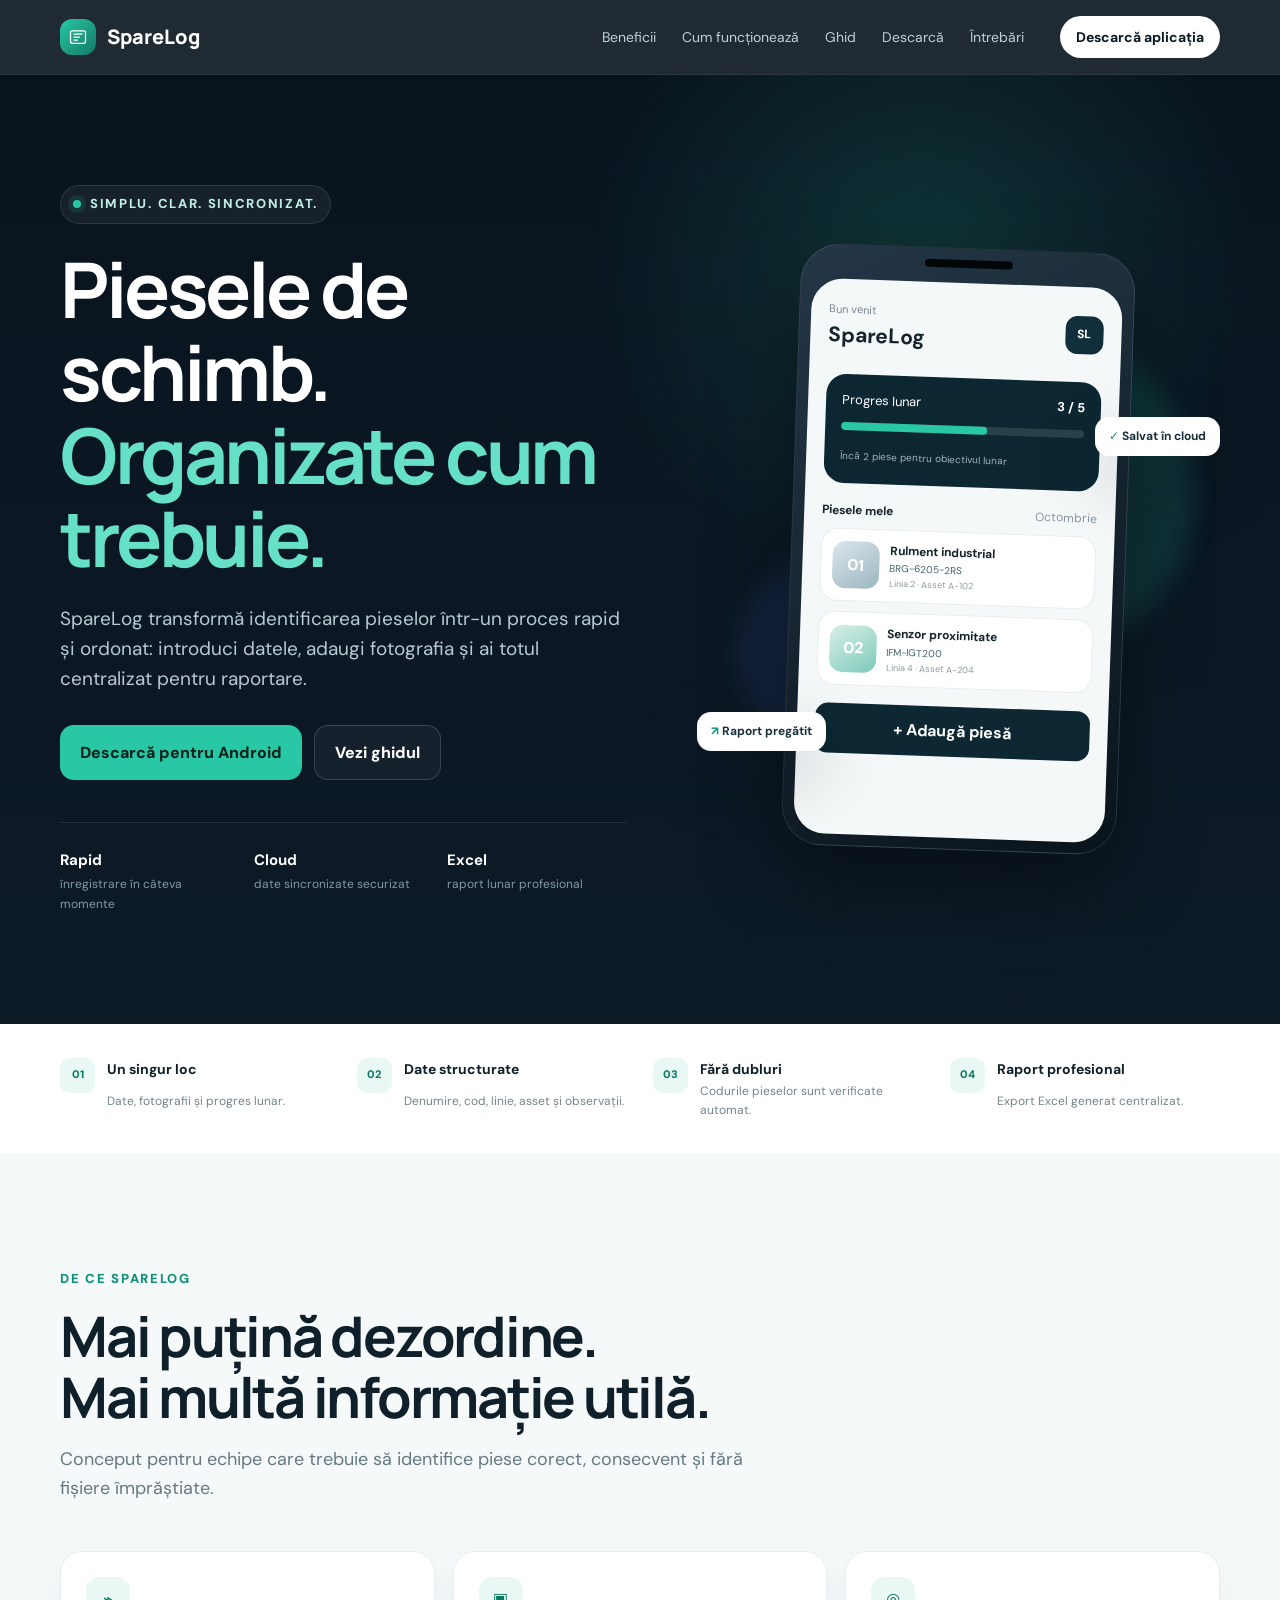
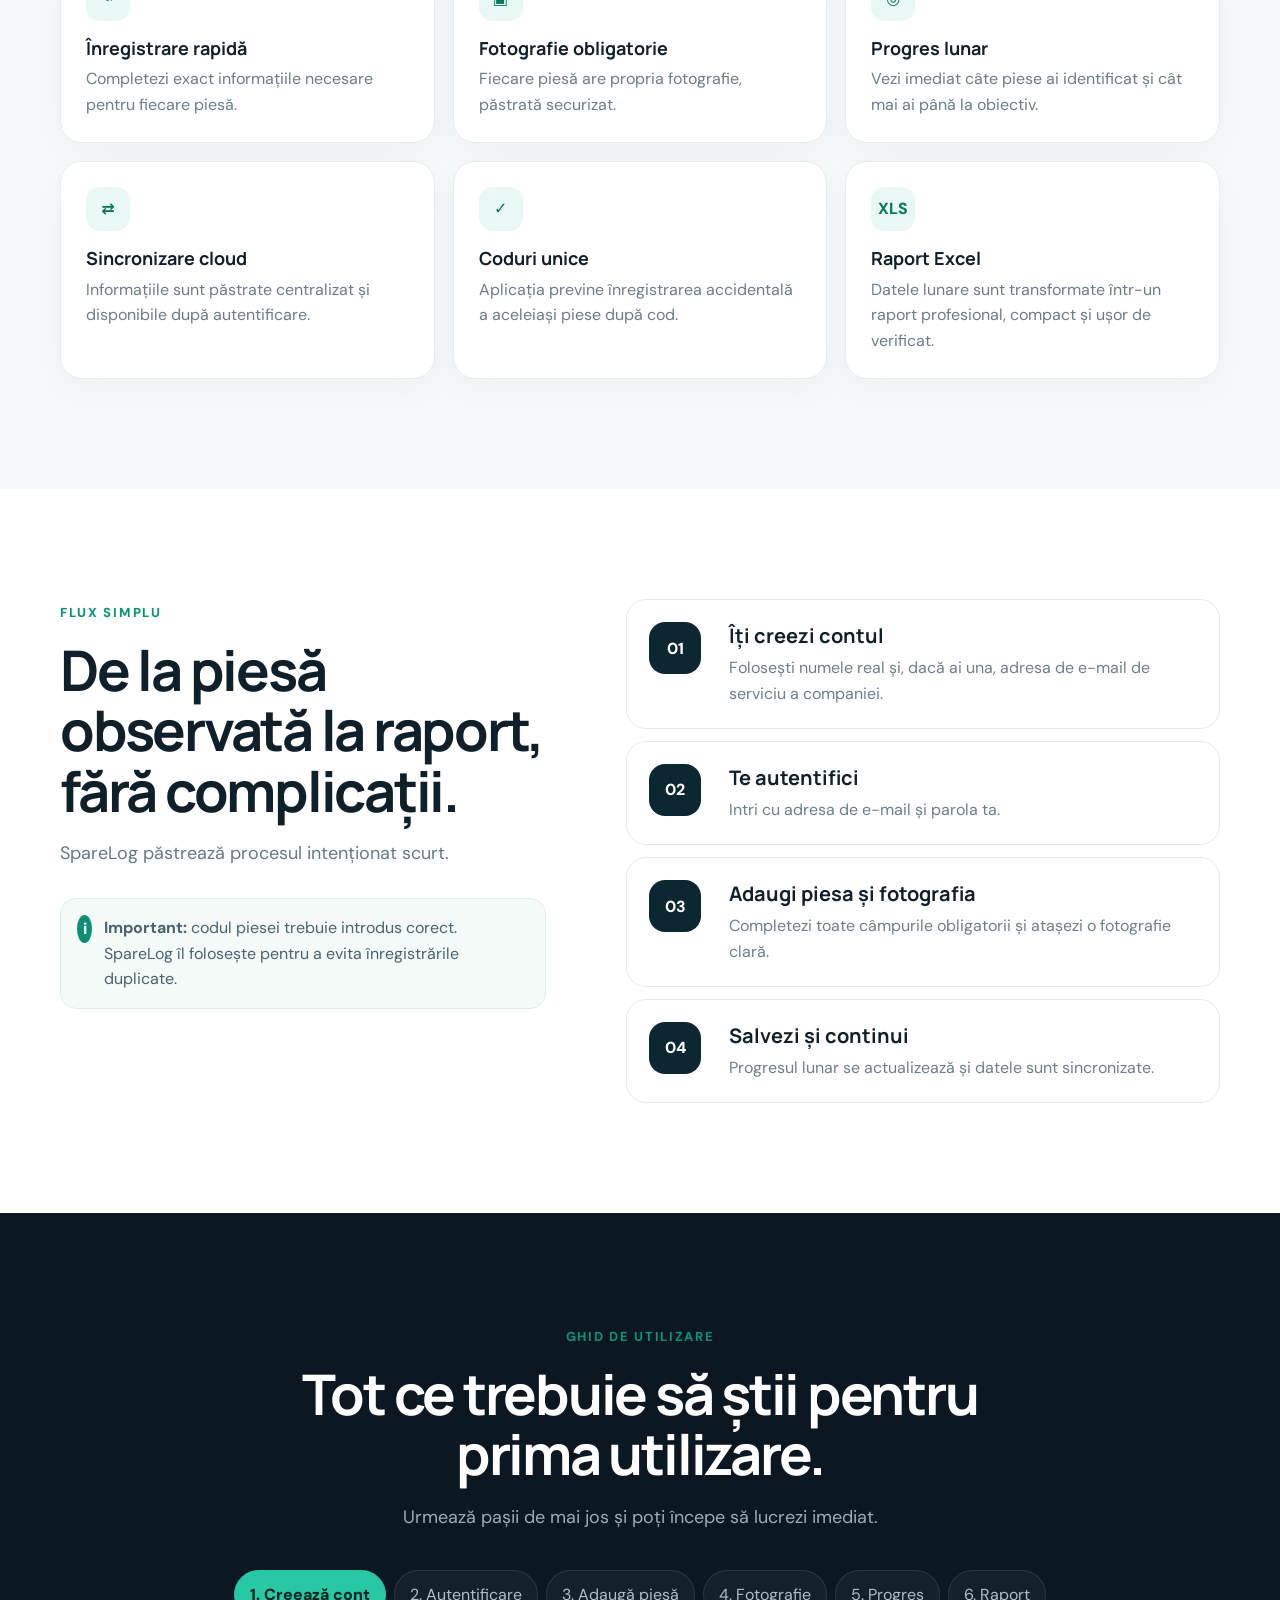
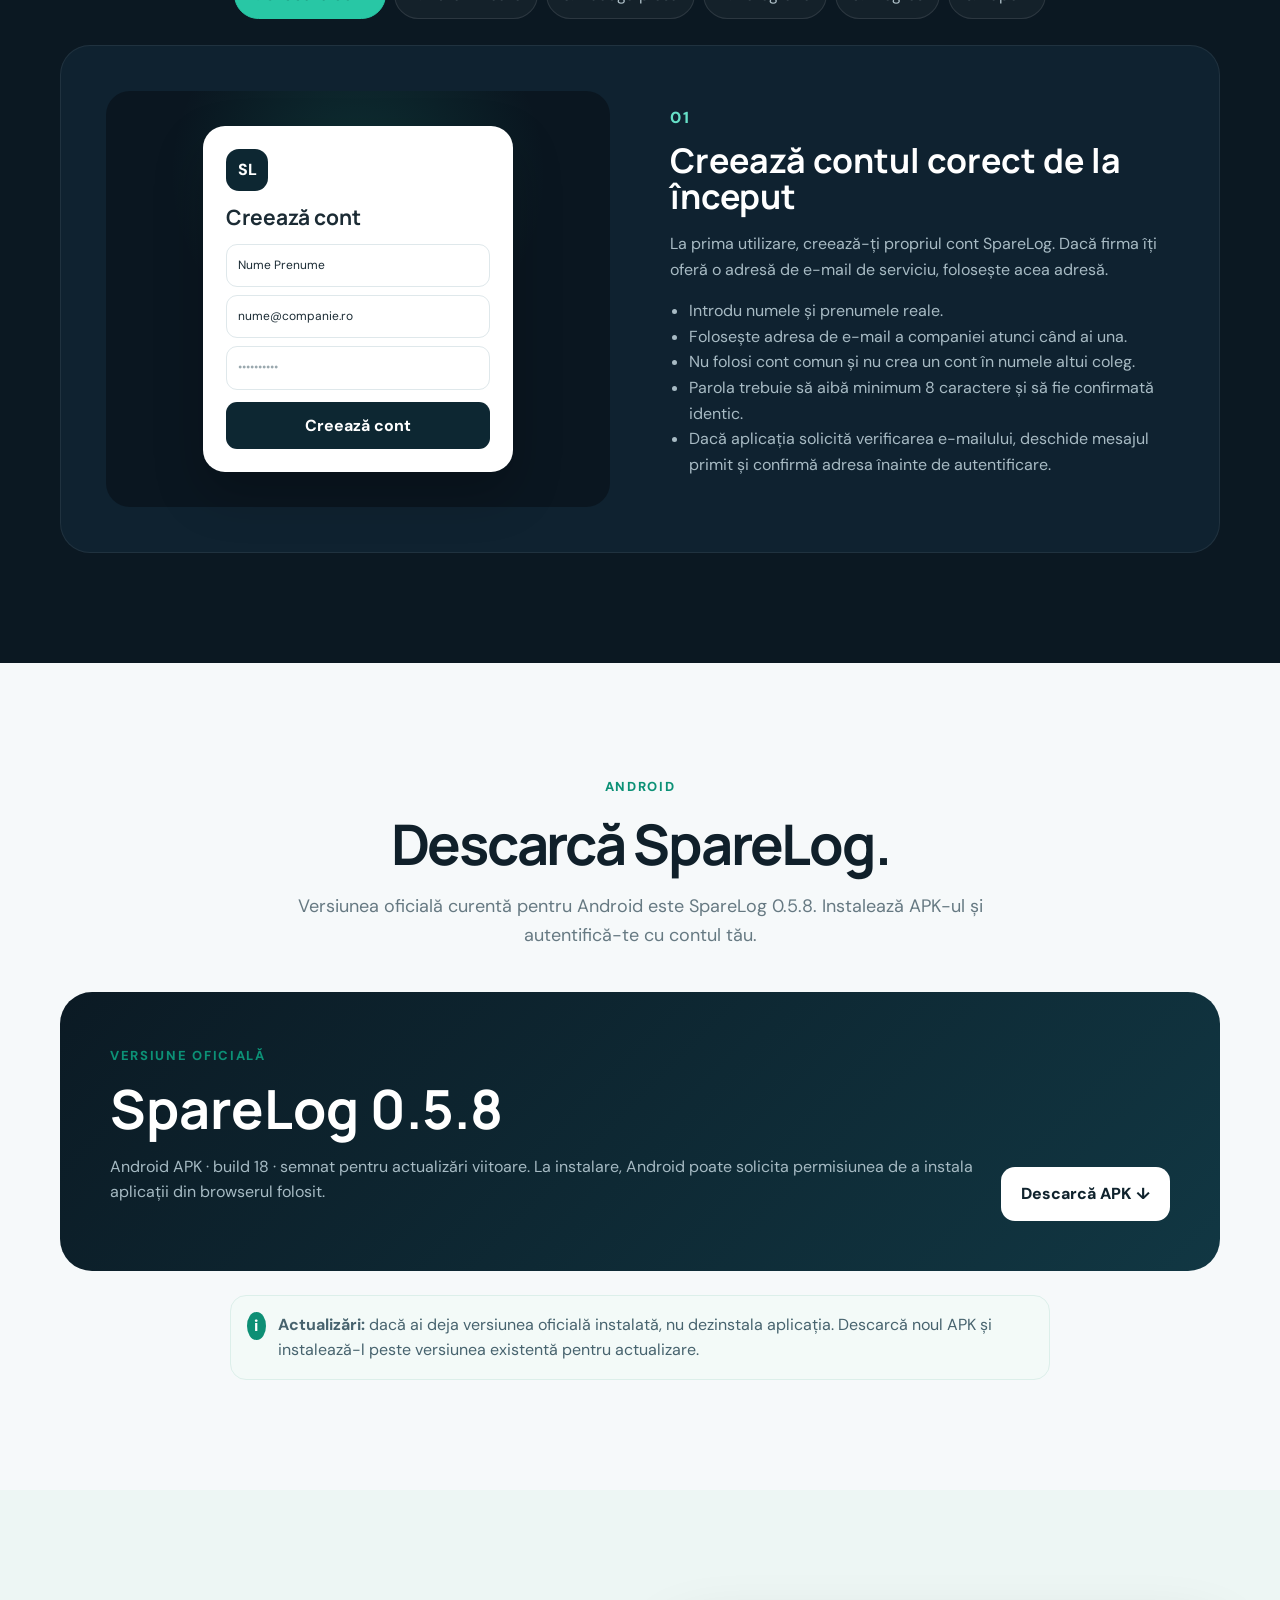
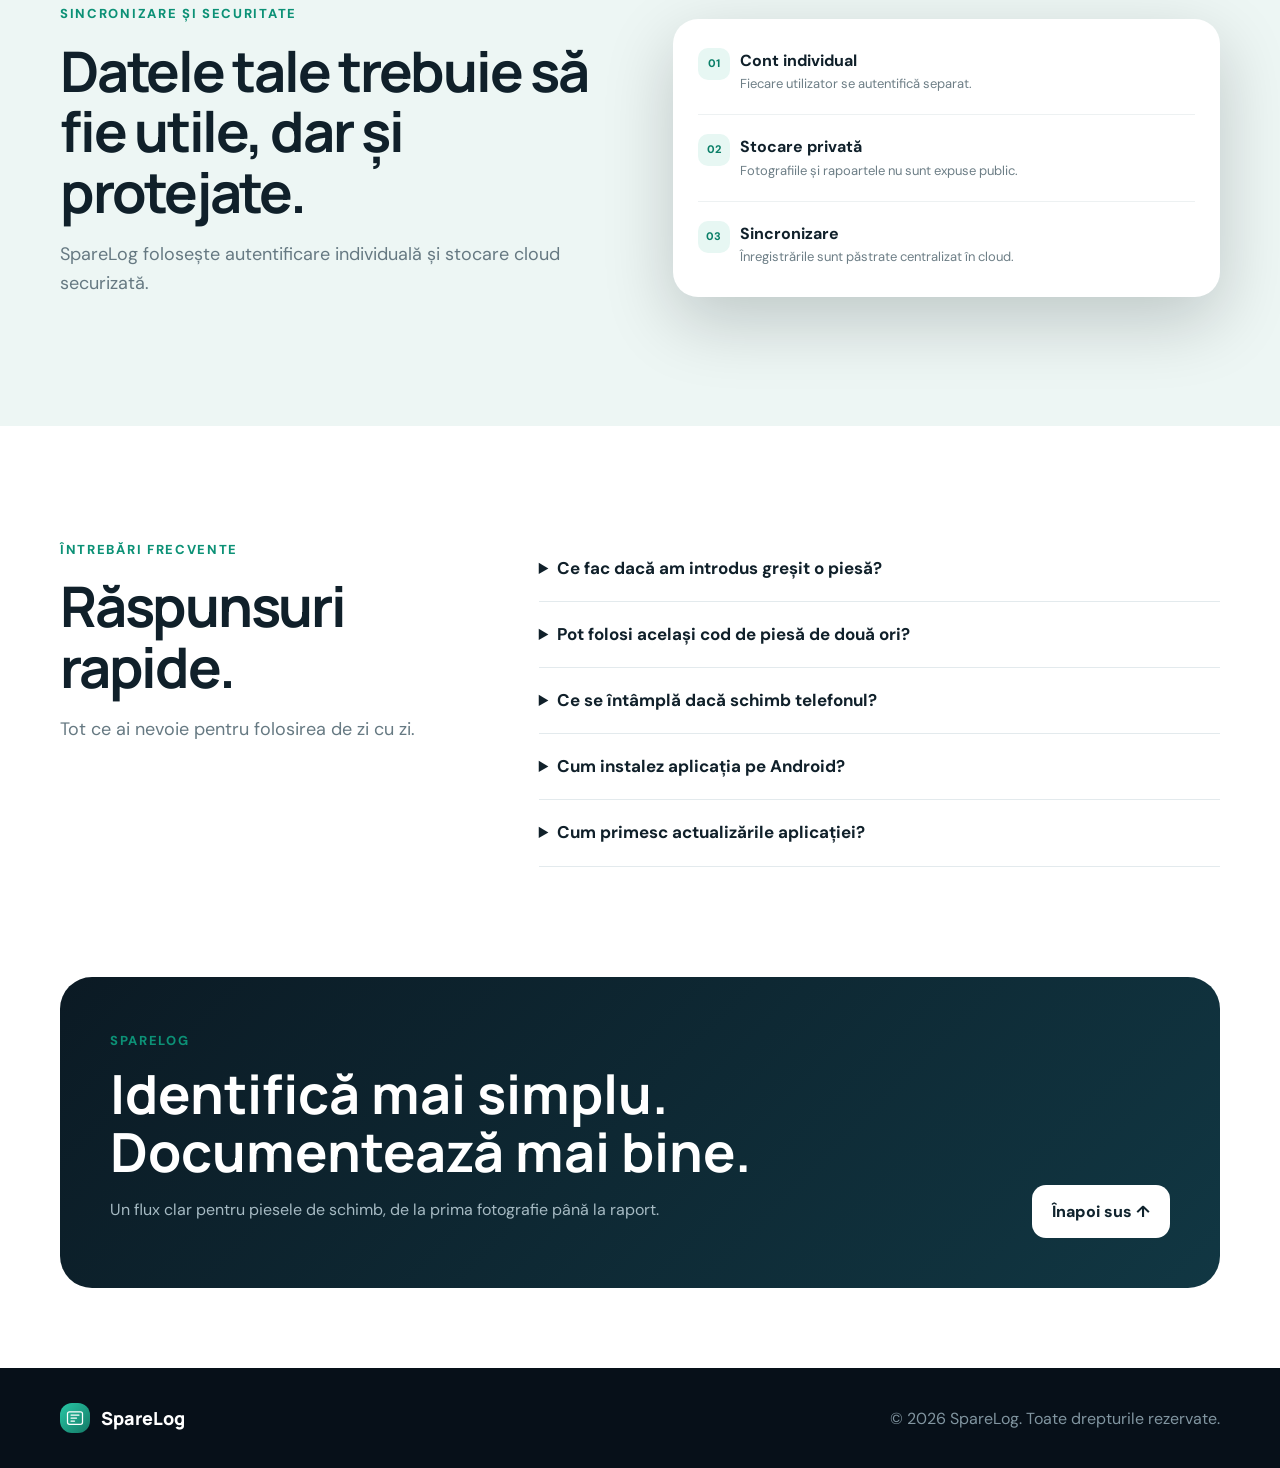
<file: index.html>
<!doctype html>
<html lang="ro">
<head>
  <meta charset="utf-8" />
  <meta name="viewport" content="width=device-width, initial-scale=1" />
  <meta name="theme-color" content="#08131d" />
  <meta name="description" content="SpareLog — aplicația simplă pentru identificarea, fotografierea și raportarea profesională a pieselor de schimb." />
  <meta property="og:title" content="SpareLog — piese de schimb, organizate simplu" />
  <meta property="og:description" content="Identifică, fotografiază și organizează piesele de schimb într-un flux clar, rapid și sincronizat." />
  <title>SpareLog — Piese de schimb, organizate simplu</title>
  <link rel="preconnect" href="https://fonts.googleapis.com" />
  <link rel="preconnect" href="https://fonts.gstatic.com" crossorigin />
  <link href="https://fonts.googleapis.com/css2?family=DM+Sans:wght@400;500;600;700&family=Manrope:wght@600;700;800&display=swap" rel="stylesheet" />
  <link rel="stylesheet" href="styles.css" />
</head>
<body>
  <header class="site-header" id="top">
    <div class="container nav-wrap">
      <a class="brand" href="#top" aria-label="SpareLog"><span class="brand-mark" aria-hidden="true"><svg viewBox="0 0 48 48"><path d="M13 11.5h22a4 4 0 0 1 4 4v17a4 4 0 0 1-4 4H13a4 4 0 0 1-4-4v-17a4 4 0 0 1 4-4Z"/><path d="M16 18h16M16 24h11M16 30h7"/></svg></span><span>SpareLog</span></a>
      <nav class="desktop-nav" aria-label="Navigație principală"><a href="#beneficii">Beneficii</a><a href="#cum-functioneaza">Cum funcționează</a><a href="#utilizare">Ghid</a><a href="#download">Descarcă</a><a href="#faq">Întrebări</a></nav>
      <a class="nav-cta" href="#download">Descarcă aplicația</a>
      <button class="menu-button" aria-label="Deschide meniul" aria-expanded="false"><span></span><span></span><span></span></button>
    </div>
    <div class="mobile-nav" hidden><a href="#beneficii">Beneficii</a><a href="#cum-functioneaza">Cum funcționează</a><a href="#utilizare">Ghid</a><a href="#download">Descarcă</a><a href="#faq">Întrebări</a></div>
  </header>

  <main>
    <section class="hero section-pad">
      <div class="container hero-grid">
        <div class="hero-copy reveal">
          <div class="eyebrow"><span class="status-dot"></span> Simplu. Clar. Sincronizat.</div>
          <h1>Piesele de schimb.<br><span>Organizate cum trebuie.</span></h1>
          <p class="hero-lead">SpareLog transformă identificarea pieselor într-un proces rapid și ordonat: introduci datele, adaugi fotografia și ai totul centralizat pentru raportare.</p>
          <div class="hero-actions"><a class="button primary" href="#download">Descarcă pentru Android</a><a class="button secondary" href="#utilizare">Vezi ghidul</a></div>
          <div class="trust-row"><div><strong>Rapid</strong><span>înregistrare în câteva momente</span></div><div><strong>Cloud</strong><span>date sincronizate securizat</span></div><div><strong>Excel</strong><span>raport lunar profesional</span></div></div>
        </div>
        <div class="hero-visual reveal delay-1" aria-label="Previzualizare SpareLog">
          <div class="ambient ambient-a"></div><div class="ambient ambient-b"></div>
          <div class="phone-shell"><div class="phone-top"><span></span><i></i></div><div class="phone-screen"><div class="app-head"><div><small>Bun venit</small><strong>SpareLog</strong></div><div class="avatar">SL</div></div><div class="progress-card"><div class="progress-label"><span>Progres lunar</span><strong>3 / 5</strong></div><div class="progress-track"><span style="width:60%"></span></div><small>Încă 2 piese pentru obiectivul lunar</small></div><div class="mini-title"><strong>Piesele mele</strong><span>Octombrie</span></div><div class="part-card"><div class="part-photo">01</div><div><strong>Rulment industrial</strong><span>BRG-6205-2RS</span><small>Linia 2 · Asset A-102</small></div></div><div class="part-card"><div class="part-photo alt">02</div><div><strong>Senzor proximitate</strong><span>IFM-IGT200</span><small>Linia 4 · Asset A-204</small></div></div><button class="fake-add" type="button" tabindex="-1">+ Adaugă piesă</button></div></div>
          <div class="floating-chip chip-one"><span>✓</span> Salvat în cloud</div><div class="floating-chip chip-two"><span>↗</span> Raport pregătit</div>
        </div>
      </div>
    </section>

    <section class="proof-strip"><div class="container proof-grid"><div><span class="proof-icon">01</span><strong>Un singur loc</strong><p>Date, fotografii și progres lunar.</p></div><div><span class="proof-icon">02</span><strong>Date structurate</strong><p>Denumire, cod, linie, asset și observații.</p></div><div><span class="proof-icon">03</span><strong>Fără dubluri</strong><p>Codurile pieselor sunt verificate automat.</p></div><div><span class="proof-icon">04</span><strong>Raport profesional</strong><p>Export Excel generat centralizat.</p></div></div></section>

    <section class="section-pad soft-section" id="beneficii"><div class="container"><div class="section-heading reveal"><span class="kicker">De ce SpareLog</span><h2>Mai puțină dezordine.<br>Mai multă informație utilă.</h2><p>Conceput pentru echipe care trebuie să identifice piese corect, consecvent și fără fișiere împrăștiate.</p></div><div class="feature-grid"><article class="feature-card reveal"><div class="feature-icon">⌁</div><h3>Înregistrare rapidă</h3><p>Completezi exact informațiile necesare pentru fiecare piesă.</p></article><article class="feature-card reveal delay-1"><div class="feature-icon">▣</div><h3>Fotografie obligatorie</h3><p>Fiecare piesă are propria fotografie, păstrată securizat.</p></article><article class="feature-card reveal delay-2"><div class="feature-icon">◎</div><h3>Progres lunar</h3><p>Vezi imediat câte piese ai identificat și cât mai ai până la obiectiv.</p></article><article class="feature-card reveal"><div class="feature-icon">⇄</div><h3>Sincronizare cloud</h3><p>Informațiile sunt păstrate centralizat și disponibile după autentificare.</p></article><article class="feature-card reveal delay-1"><div class="feature-icon">✓</div><h3>Coduri unice</h3><p>Aplicația previne înregistrarea accidentală a aceleiași piese după cod.</p></article><article class="feature-card reveal delay-2"><div class="feature-icon">XLS</div><h3>Raport Excel</h3><p>Datele lunare sunt transformate într-un raport profesional, compact și ușor de verificat.</p></article></div></div></section>

    <section class="section-pad" id="cum-functioneaza"><div class="container process-layout"><div class="process-copy reveal"><span class="kicker">Flux simplu</span><h2>De la piesă observată la raport, fără complicații.</h2><p>SpareLog păstrează procesul intenționat scurt.</p><div class="process-note"><span>i</span><p><strong>Important:</strong> codul piesei trebuie introdus corect. SpareLog îl folosește pentru a evita înregistrările duplicate.</p></div></div><div class="steps"><article class="step reveal"><span>01</span><div><h3>Îți creezi contul</h3><p>Folosești numele real și, dacă ai una, adresa de e-mail de serviciu a companiei.</p></div></article><article class="step reveal"><span>02</span><div><h3>Te autentifici</h3><p>Intri cu adresa de e-mail și parola ta.</p></div></article><article class="step reveal"><span>03</span><div><h3>Adaugi piesa și fotografia</h3><p>Completezi toate câmpurile obligatorii și atașezi o fotografie clară.</p></div></article><article class="step reveal"><span>04</span><div><h3>Salvezi și continui</h3><p>Progresul lunar se actualizează și datele sunt sincronizate.</p></div></article></div></div></section>

    <section class="section-pad guide-section" id="utilizare"><div class="container"><div class="section-heading centered reveal"><span class="kicker">Ghid de utilizare</span><h2>Tot ce trebuie să știi pentru prima utilizare.</h2><p>Urmează pașii de mai jos și poți începe să lucrezi imediat.</p></div>
      <div class="guide-tabs" role="tablist" aria-label="Ghid SpareLog"><button class="guide-tab active" data-tab="register">1. Creează cont</button><button class="guide-tab" data-tab="login">2. Autentificare</button><button class="guide-tab" data-tab="add">3. Adaugă piesă</button><button class="guide-tab" data-tab="photo">4. Fotografie</button><button class="guide-tab" data-tab="progress">5. Progres</button><button class="guide-tab" data-tab="report">6. Raport</button></div>
      <div class="guide-panel active" data-panel="register"><div class="guide-visual login-visual"><div class="visual-card"><span class="tiny-logo">SL</span><h4>Creează cont</h4><div class="fake-input">Nume Prenume</div><div class="fake-input">nume@companie.ro</div><div class="fake-input muted">••••••••••</div><div class="fake-button">Creează cont</div></div></div><div class="guide-copy"><span class="guide-number">01</span><h3>Creează contul corect de la început</h3><p>La prima utilizare, creează-ți propriul cont SpareLog. Dacă firma îți oferă o adresă de e-mail de serviciu, folosește acea adresă.</p><ul><li>Introdu numele și prenumele reale.</li><li>Folosește adresa de e-mail a companiei atunci când ai una.</li><li>Nu folosi cont comun și nu crea un cont în numele altui coleg.</li><li>Parola trebuie să aibă minimum 8 caractere și să fie confirmată identic.</li><li>Dacă aplicația solicită verificarea e-mailului, deschide mesajul primit și confirmă adresa înainte de autentificare.</li></ul></div></div>
      <div class="guide-panel" data-panel="login"><div class="guide-visual login-visual"><div class="visual-card"><span class="tiny-logo">SL</span><h4>Bine ai venit</h4><div class="fake-input">email@companie.ro</div><div class="fake-input muted">••••••••••</div><div class="fake-button">Autentificare</div></div></div><div class="guide-copy"><span class="guide-number">02</span><h3>Autentifică-te în cont</h3><p>Folosește exact e-mailul și parola cu care ți-ai creat contul.</p><ul><li>Folosește doar contul propriu.</li><li>Dacă schimbi telefonul, te autentifici din nou cu același cont.</li><li>Datele tale rămân sincronizate în cloud.</li></ul></div></div>
      <div class="guide-panel" data-panel="add"><div class="guide-visual"><div class="form-mock"><label>Denumire piesă *</label><div>Rulment industrial</div><label>Cod piesă *</label><div>BRG-6205-2RS</div><div class="split"><span>Linia 2</span><span>Asset A-102</span></div><div class="fake-button">Continuă</div></div></div><div class="guide-copy"><span class="guide-number">03</span><h3>Completează datele piesei</h3><p>Apasă „Adaugă piesă” și completează toate câmpurile cerute.</p><ul><li>Denumirea și codul trebuie introduse corect.</li><li>Completează linia, asset-ul și observațiile.</li><li>Toate câmpurile sunt obligatorii pentru salvarea piesei.</li></ul></div></div>
      <div class="guide-panel" data-panel="photo"><div class="guide-visual"><div class="photo-mock"><div class="camera-shape">◎</div><strong>Adaugă fotografie *</strong><span>JPG / PNG</span></div></div><div class="guide-copy"><span class="guide-number">04</span><h3>Adaugă o fotografie utilă</h3><p>Fotografia este obligatorie și trebuie să ajute la recunoașterea piesei.</p><ul><li>Încadrează piesa cât mai complet.</li><li>Dacă există etichetă sau cod vizibil, încearcă să fie lizibil.</li><li>Fotografia este optimizată automat înainte de salvare.</li></ul></div></div>
      <div class="guide-panel" data-panel="progress"><div class="guide-visual"><div class="progress-big"><span>Progres lunar</span><strong>3 / 5</strong><div class="progress-track"><i style="width:60%"></i></div><small>60% completat</small></div></div><div class="guide-copy"><span class="guide-number">05</span><h3>Urmărește progresul lunar</h3><p>Ecranul principal îți arată progresul și piesele înregistrate în luna curentă.</p><ul><li>Obiectivul este afișat direct în dashboard.</li><li>Poți deschide o piesă pentru detalii.</li><li>Lista se actualizează pe măsură ce adaugi înregistrări noi.</li></ul></div></div>
      <div class="guide-panel" data-panel="report"><div class="guide-visual"><div class="report-mock"><div class="sheet-lines"></div><span>XLSX</span><strong>Raport lunar</strong><small>Tabel + documentație foto</small></div></div><div class="guide-copy"><span class="guide-number">06</span><h3>Generează raportul lunar</h3><p>Raportul centralizează informațiile într-un format Excel profesional și compact.</p><ul><li>Tabelul conține denumire, cod, linie, asset, fotografie și observații.</li><li>Fotografiile își păstrează proporțiile și nu sunt deformate.</li><li>Din tabel poți deschide fotografia aferentă prin click.</li></ul></div></div>
    </div></section>

    <section class="section-pad soft-section" id="download"><div class="container"><div class="section-heading centered reveal"><span class="kicker">Android</span><h2>Descarcă SpareLog.</h2><p>Versiunea oficială curentă pentru Android este încărcată automat mai jos. Instalează APK-ul și autentifică-te cu contul tău.</p></div><div class="closing-card reveal" style="margin-top:42px"><div><span class="kicker">Versiune oficială</span><h2>SpareLog</h2><p>Android APK · semnat pentru actualizări viitoare. La instalare, Android poate solicita permisiunea de a instala aplicații din browserul folosit.</p></div><a class="button light" href="https://drive.google.com/uc?export=download&id=1TtSL1sS7wRcAQh5KXLGO6LmrZE0aYaGi">Descarcă APK ↓</a></div><div class="process-note" style="max-width:820px;margin:24px auto 0"><span>i</span><p><strong>Actualizări:</strong> dacă ai deja versiunea oficială instalată, nu dezinstala aplicația. Descarcă noul APK și instalează-l peste versiunea existentă pentru actualizare.</p></div></div></section>

    <section class="section-pad security-section"><div class="container security-grid"><div class="reveal"><span class="kicker">Sincronizare și securitate</span><h2>Datele tale trebuie să fie utile, dar și protejate.</h2><p>SpareLog folosește autentificare individuală și stocare cloud securizată.</p></div><div class="security-card reveal delay-1"><div><span>01</span><strong>Cont individual</strong><p>Fiecare utilizator se autentifică separat.</p></div><div><span>02</span><strong>Stocare privată</strong><p>Fotografiile și rapoartele nu sunt expuse public.</p></div><div><span>03</span><strong>Sincronizare</strong><p>Înregistrările sunt păstrate centralizat în cloud.</p></div></div></div></section>

    <section class="section-pad faq-section" id="faq"><div class="container faq-grid"><div class="section-heading reveal"><span class="kicker">Întrebări frecvente</span><h2>Răspunsuri rapide.</h2><p>Tot ce ai nevoie pentru folosirea de zi cu zi.</p></div><div class="faq-list"><details class="reveal"><summary>Ce fac dacă am introdus greșit o piesă?</summary><p>Deschide înregistrarea din lista ta și folosește opțiunea de editare.</p></details><details class="reveal"><summary>Pot folosi același cod de piesă de două ori?</summary><p>Nu. SpareLog verifică unicitatea codurilor.</p></details><details class="reveal"><summary>Ce se întâmplă dacă schimb telefonul?</summary><p>Instalezi aplicația pe noul dispozitiv și te autentifici cu același cont.</p></details><details class="reveal"><summary>Cum instalez aplicația pe Android?</summary><p>Apasă butonul „Descarcă APK”. Dacă Android cere permisiune pentru instalarea din browser, acordă permisiunea pentru sursa folosită și continuă instalarea.</p></details><details class="reveal"><summary>Cum primesc actualizările aplicației?</summary><p>Descarci noua versiune de pe această pagină și o instalezi peste versiunea existentă. Nu dezinstala aplicația înainte de actualizare.</p></details></div></div></section>

    <section class="closing-section"><div class="container closing-card reveal"><div><span class="kicker">SpareLog</span><h2>Identifică mai simplu.<br>Documentează mai bine.</h2><p>Un flux clar pentru piesele de schimb, de la prima fotografie până la raport.</p></div><a class="button light" href="#top">Înapoi sus ↑</a></div></section>
  </main>

  <footer><div class="container footer-wrap"><a class="brand footer-brand" href="#top"><span class="brand-mark small"><svg viewBox="0 0 48 48"><path d="M13 11.5h22a4 4 0 0 1 4 4v17a4 4 0 0 1-4 4H13a4 4 0 0 1-4-4v-17a4 4 0 0 1 4-4Z"/><path d="M16 18h16M16 24h11M16 30h7"/></svg></span><span>SpareLog</span></a><p>© <span id="year"></span> SpareLog. Toate drepturile rezervate.</p></div></footer>
  <script src="app.js"></script>
</body>
</html>
</file>
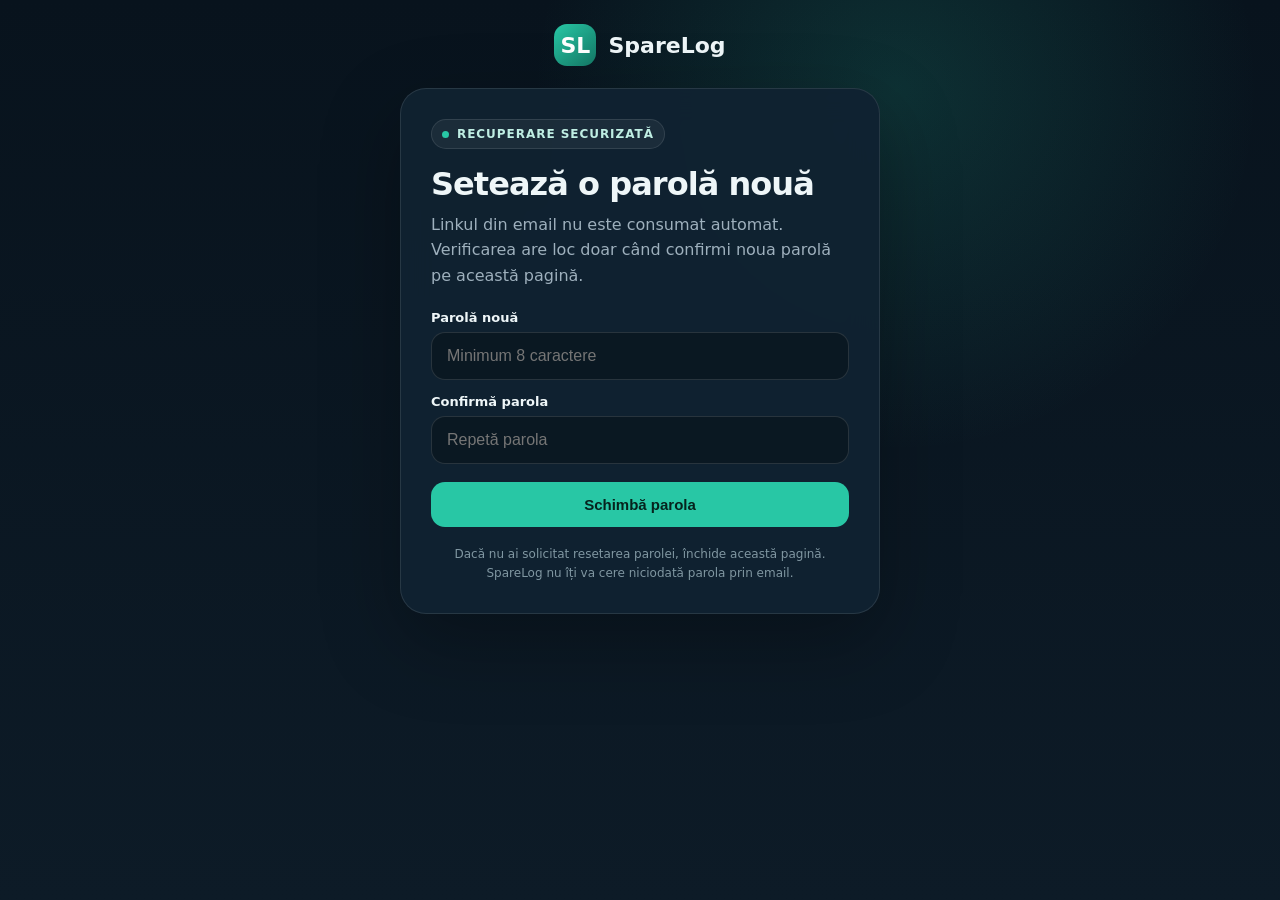
<file: reset-password/index.html>
<!doctype html>
<html lang="ro">
<head>
  <meta charset="utf-8">
  <meta name="viewport" content="width=device-width,initial-scale=1">
  <meta name="robots" content="noindex,nofollow">
  <meta name="referrer" content="no-referrer">
  <title>Resetare parolă · SpareLog</title>
  <style>
    :root{--bg:#08131d;--card:#102331;--text:#eef6f8;--muted:#9eb0bd;--accent:#28c7a5;--accent2:#66e0c7;--danger:#ffb4ab;--line:rgba(255,255,255,.10)}
    *{box-sizing:border-box}html,body{min-height:100%;margin:0}body{font-family:system-ui,-apple-system,BlinkMacSystemFont,"Segoe UI",sans-serif;background:radial-gradient(circle at 70% 10%,rgba(40,199,165,.16),transparent 30%),linear-gradient(180deg,#08131d,#0d1b27);color:var(--text);display:grid;place-items:center;padding:24px}
    .wrap{width:min(100%,480px)}.brand{display:flex;align-items:center;gap:12px;justify-content:center;margin-bottom:22px;font-weight:850;font-size:22px}.mark{width:42px;height:42px;border-radius:13px;background:linear-gradient(135deg,var(--accent),#147966);display:grid;place-items:center;font-weight:900;color:#fff}
    .card{background:rgba(16,35,49,.94);border:1px solid var(--line);border-radius:26px;padding:30px;box-shadow:0 28px 80px rgba(0,0,0,.28);backdrop-filter:blur(16px)}
    .eyebrow{display:inline-flex;align-items:center;gap:8px;color:#bfeee3;background:rgba(255,255,255,.05);border:1px solid var(--line);padding:7px 10px;border-radius:999px;font-size:12px;font-weight:800;letter-spacing:.08em;text-transform:uppercase}.dot{width:7px;height:7px;border-radius:50%;background:var(--accent)}
    h1{font-size:32px;line-height:1.08;margin:18px 0 10px;letter-spacing:-.03em}p{color:var(--muted);margin:0 0 22px;line-height:1.6}
    label{display:block;font-size:13px;font-weight:750;margin:14px 0 7px}input{width:100%;border:1px solid rgba(255,255,255,.12);background:#0a1822;color:#fff;border-radius:14px;padding:14px 15px;font-size:16px;outline:none}input:focus{border-color:var(--accent);box-shadow:0 0 0 3px rgba(40,199,165,.12)}
    button{width:100%;border:0;border-radius:14px;padding:14px 16px;margin-top:18px;background:var(--accent);color:#06231d;font-weight:850;font-size:15px;cursor:pointer}button:disabled{opacity:.55;cursor:not-allowed}
    .status{display:none;margin-top:16px;padding:12px 14px;border-radius:13px;font-size:14px;line-height:1.45}.status.error{display:block;background:rgba(255,180,171,.10);border:1px solid rgba(255,180,171,.25);color:var(--danger)}.status.ok{display:block;background:rgba(40,199,165,.10);border:1px solid rgba(40,199,165,.25);color:#bff2e6}
    .note{margin-top:18px;font-size:12px;color:#8097a2;text-align:center;line-height:1.55}.hidden{display:none!important}.success{text-align:center}.success .icon{width:64px;height:64px;margin:0 auto 16px;border-radius:50%;display:grid;place-items:center;background:rgba(40,199,165,.13);color:var(--accent2);font-size:30px;font-weight:900}.success a{display:inline-flex;margin-top:8px;color:var(--accent2);font-weight:800;text-decoration:none}
  </style>
</head>
<body>
  <main class="wrap">
    <div class="brand"><div class="mark">SL</div><span>SpareLog</span></div>
    <section class="card" id="resetCard">
      <span class="eyebrow"><span class="dot"></span> Recuperare securizată</span>
      <h1>Setează o parolă nouă</h1>
      <p>Linkul din email nu este consumat automat. Verificarea are loc doar când confirmi noua parolă pe această pagină.</p>
      <form id="resetForm" autocomplete="off">
        <label for="password">Parolă nouă</label>
        <input id="password" type="password" minlength="8" autocomplete="new-password" required placeholder="Minimum 8 caractere">
        <label for="confirmPassword">Confirmă parola</label>
        <input id="confirmPassword" type="password" minlength="8" autocomplete="new-password" required placeholder="Repetă parola">
        <button id="submitButton" type="submit">Schimbă parola</button>
        <div id="status" class="status" role="status" aria-live="polite"></div>
      </form>
      <div class="note">Dacă nu ai solicitat resetarea parolei, închide această pagină. SpareLog nu îți va cere niciodată parola prin email.</div>
    </section>
    <section class="card success hidden" id="successCard">
      <div class="icon">✓</div>
      <h1>Parola a fost schimbată</h1>
      <p>Poți reveni în SpareLog și te poți autentifica folosind parola nouă.</p>
      <a href="https://sparelog.ro/">Înapoi la sparelog.ro</a>
    </section>
  </main>

  <script type="module">
    import { createClient } from 'https://esm.sh/@supabase/supabase-js@2';

    const SUPABASE_URL = 'https://szbvircnjpenvikwvupj.supabase.co';
    const SUPABASE_KEY = 'sb_publishable_E5yeZH314AJXmxhTz41XlQ_TvwUkZEX';
    const supabase = createClient(SUPABASE_URL, SUPABASE_KEY, {
      auth: { persistSession: false, autoRefreshToken: false, detectSessionInUrl: false }
    });

    const form = document.getElementById('resetForm');
    const password = document.getElementById('password');
    const confirmPassword = document.getElementById('confirmPassword');
    const button = document.getElementById('submitButton');
    const status = document.getElementById('status');
    const resetCard = document.getElementById('resetCard');
    const successCard = document.getElementById('successCard');

    const params = new URLSearchParams(location.hash.replace(/^#/, ''));
    const tokenHash = params.get('token_hash') || '';

    function showError(message) {
      status.className = 'status error';
      status.textContent = message;
    }

    function showOk(message) {
      status.className = 'status ok';
      status.textContent = message;
    }

    if (!tokenHash) {
      showError('Linkul de resetare este incomplet. Solicită un email nou din aplicația SpareLog.');
      button.disabled = true;
    }

    form.addEventListener('submit', async (event) => {
      event.preventDefault();
      status.className = 'status';
      status.textContent = '';

      if (password.value.length < 8) {
        showError('Parola trebuie să aibă minimum 8 caractere.');
        return;
      }
      if (password.value !== confirmPassword.value) {
        showError('Parolele introduse nu coincid.');
        return;
      }
      if (!tokenHash) return;

      button.disabled = true;
      button.textContent = 'Se verifică...';
      showOk('Verificăm solicitarea și actualizăm parola în siguranță.');

      try {
        const { error: verifyError } = await supabase.auth.verifyOtp({
          token_hash: tokenHash,
          type: 'recovery'
        });
        if (verifyError) throw verifyError;

        const { error: updateError } = await supabase.auth.updateUser({
          password: password.value
        });
        if (updateError) throw updateError;

        await supabase.auth.signOut();
        history.replaceState(null, '', location.pathname);
        resetCard.classList.add('hidden');
        successCard.classList.remove('hidden');
      } catch (error) {
        const message = String(error?.message || error || '').toLowerCase();
        if (message.includes('expired') || message.includes('invalid') || message.includes('token')) {
          showError('Linkul nu mai este valid sau a expirat. Solicită un email nou din SpareLog și folosește cel mai recent mesaj primit.');
        } else {
          showError('Nu am putut schimba parola. Verifică conexiunea și încearcă din nou.');
        }
        button.disabled = false;
        button.textContent = 'Schimbă parola';
      }
    });
  </script>
</body>
</html>
</file>
<file: styles.css>
:root{--bg:#08131d;--bg2:#0d1b27;--card:#102331;--card2:#f6f9fb;--text:#eef6f8;--muted:#9eb0bd;--ink:#10202a;--ink2:#526570;--accent:#28c7a5;--accent2:#66e0c7;--line:rgba(255,255,255,.09);--shadow:0 24px 70px rgba(3,13,20,.2);--radius:24px}*{box-sizing:border-box}html{scroll-behavior:smooth}body{margin:0;font-family:'DM Sans',system-ui,sans-serif;background:#fff;color:var(--ink);line-height:1.6}h1,h2,h3,h4{font-family:'Manrope',sans-serif;line-height:1.08;margin:0}a{text-decoration:none;color:inherit}button{font:inherit}.container{width:min(1160px,calc(100% - 40px));margin:auto}.section-pad{padding:110px 0}.site-header{position:sticky;top:0;z-index:50;background:rgba(8,19,29,.9);backdrop-filter:blur(16px);border-bottom:1px solid rgba(255,255,255,.06)}.nav-wrap{height:74px;display:flex;align-items:center;gap:32px}.brand{display:flex;align-items:center;gap:11px;color:#fff;font-family:'Manrope';font-weight:800;font-size:20px}.brand-mark{display:grid;place-items:center;width:36px;height:36px;border-radius:12px;background:linear-gradient(135deg,var(--accent),#147966)}.brand-mark svg{width:24px;fill:none;stroke:white;stroke-width:2.5;stroke-linecap:round;stroke-linejoin:round}.desktop-nav{display:flex;gap:26px;margin-left:auto}.desktop-nav a{color:#bfd0d8;font-size:14px}.desktop-nav a:hover{color:#fff}.nav-cta{margin-left:4px;background:#fff;color:#0a1a24;padding:10px 16px;border-radius:999px;font-weight:700;font-size:14px}.menu-button{display:none;margin-left:auto;background:none;border:0}.menu-button span{display:block;width:24px;height:2px;background:#fff;margin:5px}.mobile-nav{background:#0b1822;padding:8px 20px 18px;border-top:1px solid var(--line)}.mobile-nav a{display:block;color:#d9e5e8;padding:10px 0}.hero{background:radial-gradient(circle at 72% 20%,rgba(40,199,165,.18),transparent 28%),linear-gradient(180deg,#08131d,#0d1b27);color:#fff;overflow:hidden}.hero-grid{display:grid;grid-template-columns:1.04fr .96fr;gap:70px;align-items:center}.eyebrow,.kicker{font-size:13px;font-weight:800;letter-spacing:.13em;text-transform:uppercase}.eyebrow{display:inline-flex;align-items:center;gap:9px;color:#bfeee3;background:rgba(255,255,255,.06);border:1px solid var(--line);padding:8px 12px;border-radius:999px}.status-dot{width:8px;height:8px;border-radius:50%;background:var(--accent);box-shadow:0 0 0 5px rgba(40,199,165,.12)}.hero h1{font-size:clamp(48px,6vw,78px);margin-top:24px;letter-spacing:-.045em}.hero h1 span{color:var(--accent2)}.hero-lead{font-size:19px;color:#b8c9d1;max-width:650px;margin:24px 0 30px}.hero-actions{display:flex;gap:12px;flex-wrap:wrap}.button{display:inline-flex;align-items:center;justify-content:center;padding:14px 20px;border-radius:14px;font-weight:800}.button.primary{background:var(--accent);color:#06231d}.button.secondary{border:1px solid rgba(255,255,255,.16);color:#fff;background:rgba(255,255,255,.04)}.trust-row{display:grid;grid-template-columns:repeat(3,1fr);gap:14px;margin-top:42px;padding-top:25px;border-top:1px solid var(--line)}.trust-row strong,.trust-row span{display:block}.trust-row strong{font-size:15px}.trust-row span{font-size:12px;color:#829aa7;margin-top:3px}.hero-visual{position:relative;min-height:630px;display:grid;place-items:center}.ambient{position:absolute;border-radius:50%;filter:blur(12px)}.ambient-a{width:330px;height:330px;background:rgba(40,199,165,.16);right:5%;top:15%}.ambient-b{width:220px;height:220px;background:rgba(91,119,255,.12);left:8%;bottom:16%}.phone-shell{position:relative;width:335px;padding:11px;border-radius:40px;background:linear-gradient(150deg,#243747,#09131b);box-shadow:0 35px 80px rgba(0,0,0,.4);border:1px solid rgba(255,255,255,.1);transform:rotate(2deg)}.phone-top{height:23px;display:flex;justify-content:center}.phone-top span{width:88px;height:8px;border-radius:999px;background:#020609}.phone-screen{background:#f5f8f9;color:#15242d;border-radius:31px;padding:22px 18px 18px;min-height:555px}.app-head{display:flex;justify-content:space-between;align-items:center}.app-head small,.app-head strong{display:block}.app-head small{color:#75858e;font-size:11px}.app-head strong{font-size:21px}.avatar{width:38px;height:38px;border-radius:12px;background:#102f3b;color:#fff;display:grid;place-items:center;font-size:12px;font-weight:800}.progress-card{margin:22px 0 18px;background:#0c2732;color:#fff;border-radius:20px;padding:16px}.progress-label{display:flex;justify-content:space-between;font-size:13px}.progress-card small{color:#9eb6bf;font-size:10px}.progress-track{height:8px;background:rgba(255,255,255,.12);border-radius:999px;margin:11px 0}.progress-track span,.progress-track i{height:100%;display:block;border-radius:999px;background:var(--accent)}.mini-title{display:flex;justify-content:space-between;align-items:center;margin-bottom:8px;font-size:12px}.mini-title span{color:#86959d}.part-card{display:flex;align-items:center;gap:10px;background:#fff;border:1px solid #e8eef1;border-radius:17px;padding:11px;margin-bottom:10px}.part-photo{width:47px;height:47px;border-radius:13px;background:linear-gradient(145deg,#dbe7ec,#9bb5c0);display:grid;place-items:center;color:#fff;font-weight:800}.part-photo.alt{background:linear-gradient(145deg,#d9efe9,#7ccab9)}.part-card strong,.part-card span,.part-card small{display:block}.part-card strong{font-size:12px}.part-card span{font-size:10px;color:#41616f}.part-card small{font-size:9px;color:#8a9aa2}.fake-add{width:100%;border:0;border-radius:13px;background:#0d2833;color:#fff;padding:12px;font-weight:700;margin-top:8px}.floating-chip{position:absolute;background:#fff;color:#18303b;padding:10px 14px;border-radius:14px;box-shadow:var(--shadow);font-size:12px;font-weight:700}.floating-chip span{color:#0c987c}.chip-one{right:0;top:29%}.chip-two{left:0;bottom:18%}.proof-strip{background:#fff;border-bottom:1px solid #edf1f3}.proof-grid{display:grid;grid-template-columns:repeat(4,1fr);gap:26px;padding:34px 0}.proof-grid div{display:grid;grid-template-columns:auto 1fr;column-gap:12px}.proof-icon{grid-row:1/3;width:35px;height:35px;border-radius:10px;background:#e9f8f4;color:#08785f;display:grid;place-items:center;font-weight:800;font-size:11px}.proof-grid strong{font-size:14px}.proof-grid p{margin:2px 0 0;color:#73848c;font-size:12px}.soft-section{background:#f6f9fa}.section-heading{max-width:720px}.section-heading.centered{text-align:center;margin:auto}.kicker{color:#0c9176}.section-heading h2,.process-copy h2,.security-grid h2{font-size:clamp(36px,5vw,56px);letter-spacing:-.04em;margin:15px 0 18px}.section-heading p,.process-copy>p,.security-grid>div>p{font-size:18px;color:#667982}.feature-grid{display:grid;grid-template-columns:repeat(3,1fr);gap:18px;margin-top:48px}.feature-card{background:#fff;border:1px solid #e7edef;border-radius:22px;padding:25px;box-shadow:0 12px 35px rgba(32,60,74,.04)}.feature-icon{width:44px;height:44px;border-radius:14px;background:#e9f8f4;color:#08785f;display:grid;place-items:center;font-weight:800}.feature-card h3{font-size:18px;margin:18px 0 8px}.feature-card p{color:#6a7d86;margin:0}.process-layout{display:grid;grid-template-columns:.9fr 1.1fr;gap:80px;align-items:start}.process-copy{position:sticky;top:120px}.process-note{margin-top:30px;display:flex;gap:12px;background:#f3faf8;border:1px solid #dcefea;padding:16px;border-radius:16px}.process-note>span{width:28px;height:28px;border-radius:50%;background:#0d8f75;color:#fff;display:grid;place-items:center;font-weight:800}.process-note p{margin:0;color:#47636e}.steps{display:grid;gap:12px}.step{display:grid;grid-template-columns:60px 1fr;gap:20px;padding:22px;border-radius:20px;border:1px solid #e4ebee;background:#fff}.step>span{width:52px;height:52px;border-radius:16px;background:#0d2732;color:#fff;display:grid;place-items:center;font-weight:800}.step h3{font-size:20px;margin:3px 0 8px}.step p{margin:0;color:#6c7f88}.guide-section{background:#0b1822;color:#fff}.guide-section .section-heading p{color:#99aeba}.guide-tabs{display:flex;gap:8px;justify-content:center;flex-wrap:wrap;margin:38px 0 26px}.guide-tab{border:1px solid rgba(255,255,255,.1);color:#aebfc7;background:rgba(255,255,255,.04);padding:11px 15px;border-radius:999px;cursor:pointer}.guide-tab.active{background:var(--accent);color:#06231d;border-color:var(--accent);font-weight:800}.guide-panel{display:none;grid-template-columns:1fr 1fr;gap:60px;align-items:center;background:#0f2230;border:1px solid rgba(255,255,255,.07);border-radius:30px;padding:45px}.guide-panel.active{display:grid}.guide-visual{min-height:360px;border-radius:24px;background:radial-gradient(circle at 50% 20%,rgba(40,199,165,.15),transparent 45%),#0a1620;display:grid;place-items:center;padding:35px}.visual-card,.form-mock,.photo-mock,.progress-big,.report-mock{width:min(100%,310px);background:#fff;color:#1b2b34;border-radius:22px;padding:23px;box-shadow:0 22px 50px rgba(0,0,0,.22)}.tiny-logo{width:42px;height:42px;border-radius:13px;background:#0d2732;color:#fff;display:grid;place-items:center;font-weight:800}.visual-card h4{font-size:21px;margin:15px 0}.fake-input,.form-mock>div:not(.fake-button):not(.split){border:1px solid #dfe8eb;border-radius:11px;padding:11px;margin:8px 0;font-size:12px}.fake-input.muted{color:#9aa8ae}.fake-button{background:#0d2732;color:#fff;border-radius:11px;padding:11px;text-align:center;font-weight:700;margin-top:12px}.form-mock label{font-size:11px;color:#71828a}.split{display:grid!important;grid-template-columns:1fr 1fr;gap:8px}.split span{border:1px solid #dfe8eb;padding:10px;border-radius:11px;font-size:11px}.photo-mock{text-align:center;padding:55px 20px}.camera-shape{font-size:48px;color:#0b8f74}.photo-mock strong,.photo-mock span{display:block}.progress-big strong{font-size:40px;display:block;margin:12px 0}.progress-big small{color:#70838c}.report-mock{position:relative;min-height:220px;overflow:hidden}.sheet-lines{position:absolute;inset:0;background:repeating-linear-gradient(0deg,transparent 0 27px,#edf1f3 28px),repeating-linear-gradient(90deg,transparent 0 70px,#edf1f3 71px)}.report-mock span,.report-mock strong,.report-mock small{position:relative;display:block}.report-mock span{display:inline-block;background:#15765f;color:white;padding:5px 8px;border-radius:7px;font-size:11px}.report-mock strong{margin-top:80px;font-size:22px}.report-mock small{color:#73828a}.guide-number{color:var(--accent2);font-weight:800;letter-spacing:.12em}.guide-copy h3{font-size:34px;margin:11px 0 14px}.guide-copy p,.guide-copy li{color:#a8bbc4}.guide-copy ul{padding-left:19px}.security-section{background:#edf6f4}.security-grid{display:grid;grid-template-columns:1fr 1fr;gap:65px;align-items:center}.security-card{background:#fff;border-radius:25px;padding:10px 25px;box-shadow:var(--shadow)}.security-card>div{padding:19px 0;border-bottom:1px solid #edf1f2;display:grid;grid-template-columns:42px 1fr}.security-card>div:last-child{border:0}.security-card span{width:32px;height:32px;background:#e7f7f3;color:#0a7f68;border-radius:10px;display:grid;place-items:center;font-size:11px;font-weight:800;grid-row:1/3}.security-card strong{font-size:16px}.security-card p{margin:1px 0 0;color:#6d7e86;font-size:13px}.faq-grid{display:grid;grid-template-columns:.75fr 1.25fr;gap:70px}.faq-list details{border-bottom:1px solid #e3eaed;padding:19px 0}.faq-list summary{cursor:pointer;font-weight:700;font-size:17px}.faq-list p{color:#687b84;margin:10px 0 0}.closing-section{padding:0 0 80px}.closing-card{background:linear-gradient(135deg,#0b1a24,#113743);color:#fff;border-radius:32px;padding:50px;display:flex;justify-content:space-between;align-items:end}.closing-card h2{font-size:clamp(34px,5vw,54px);margin:12px 0}.closing-card p{color:#a6bac3}.button.light{background:#fff;color:#10232d;white-space:nowrap}footer{background:#071019;color:#8195a0}.footer-wrap{min-height:100px;display:flex;justify-content:space-between;align-items:center}.footer-brand{font-size:18px}.brand-mark.small{width:30px;height:30px}.reveal{opacity:0;transform:translateY(18px);transition:.7s ease}.reveal.visible{opacity:1;transform:none}.delay-1{transition-delay:.1s}.delay-2{transition-delay:.2s}@media(max-width:900px){.desktop-nav,.nav-cta{display:none}.menu-button{display:block}.hero-grid,.process-layout,.guide-panel,.security-grid,.faq-grid{grid-template-columns:1fr}.hero-copy{text-align:center}.hero-actions{justify-content:center}.hero-visual{min-height:580px}.process-copy{position:static}.feature-grid{grid-template-columns:1fr 1fr}.proof-grid{grid-template-columns:1fr 1fr}.guide-panel{padding:28px;gap:30px}.closing-card{align-items:flex-start;gap:30px;flex-direction:column}}@media(max-width:620px){.container{width:min(100% - 28px,1160px)}.section-pad{padding:76px 0}.hero h1{font-size:44px}.hero-lead{font-size:17px}.trust-row{grid-template-columns:1fr}.hero-visual{min-height:535px}.phone-shell{width:290px}.floating-chip{font-size:10px}.chip-one{right:-5px}.chip-two{left:-5px}.proof-grid,.feature-grid{grid-template-columns:1fr}.proof-grid{padding:25px 0}.guide-tabs{justify-content:flex-start;overflow-x:auto;flex-wrap:nowrap;padding-bottom:5px}.guide-tab{white-space:nowrap}.guide-panel{padding:19px}.guide-visual{min-height:300px;padding:20px}.closing-card{padding:32px 25px}.footer-wrap{flex-direction:column;justify-content:center;gap:10px;text-align:center;padding:30px 0}}
</file>
